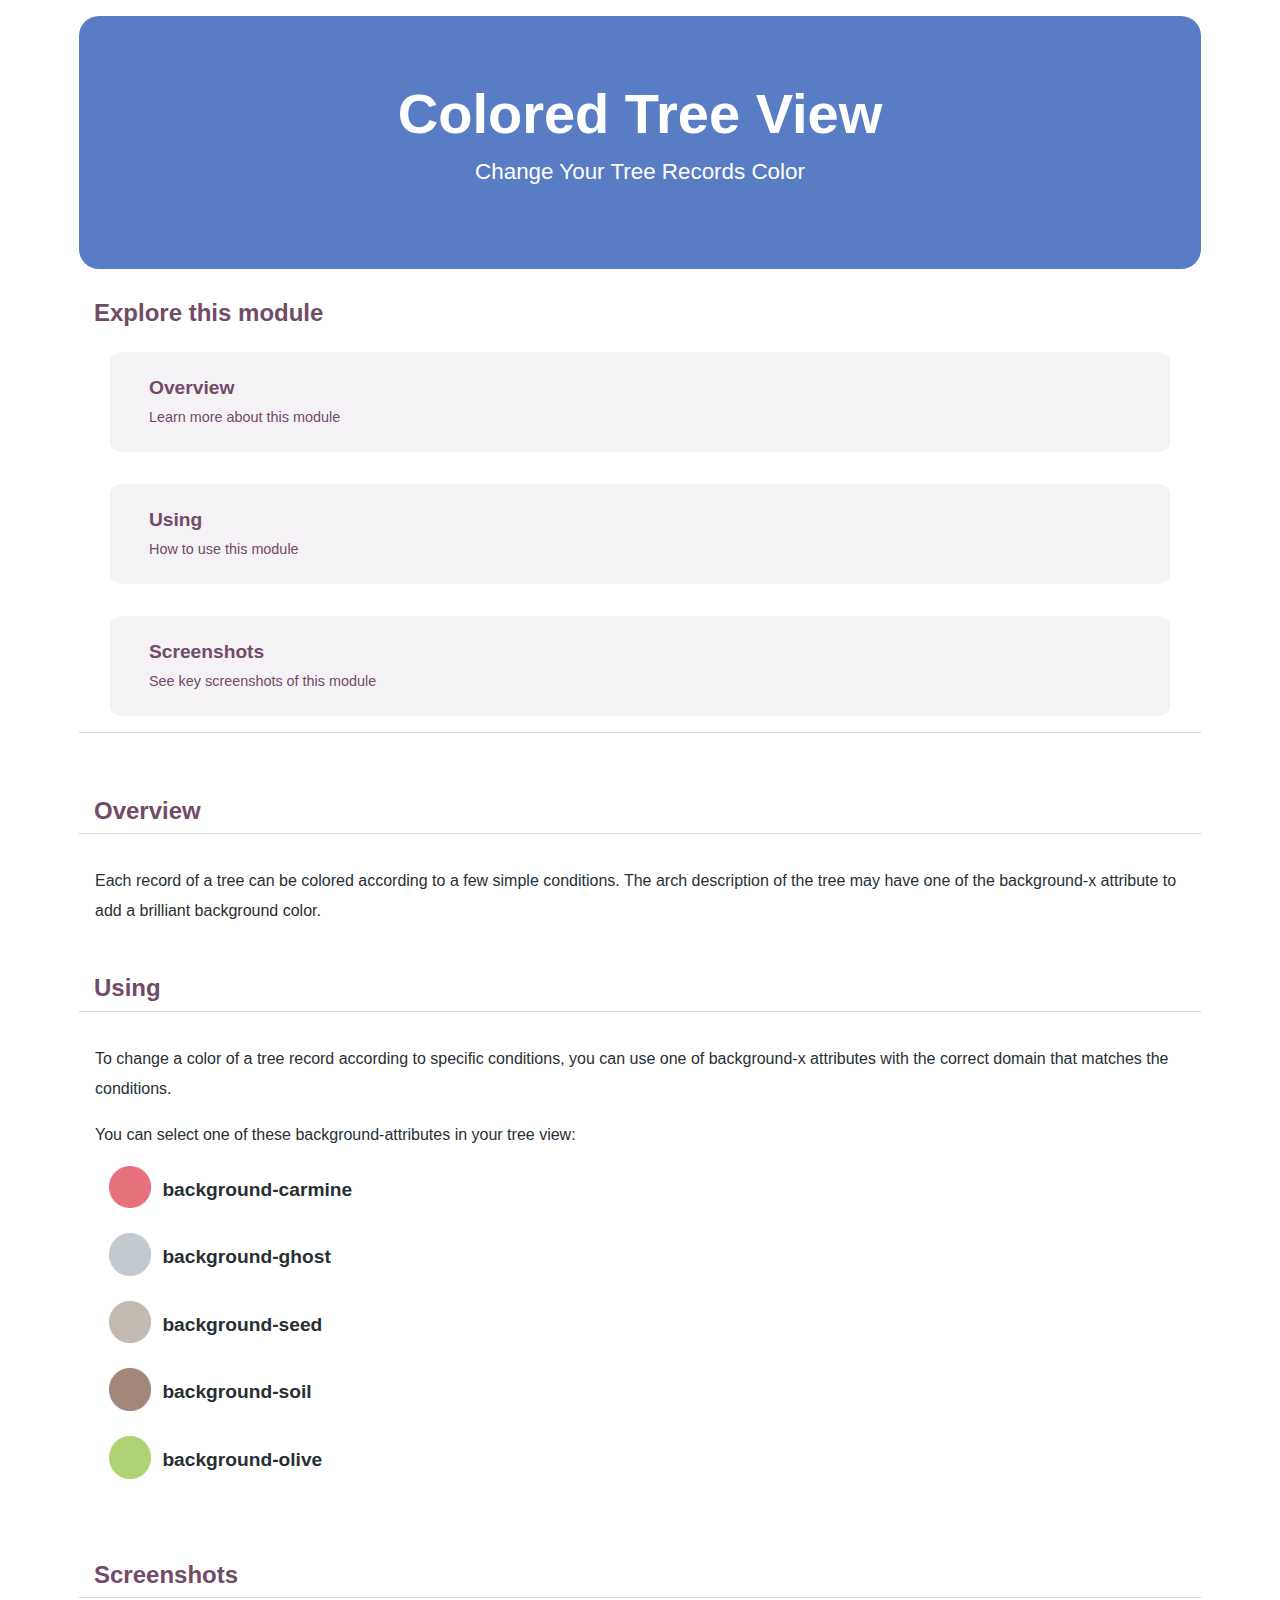
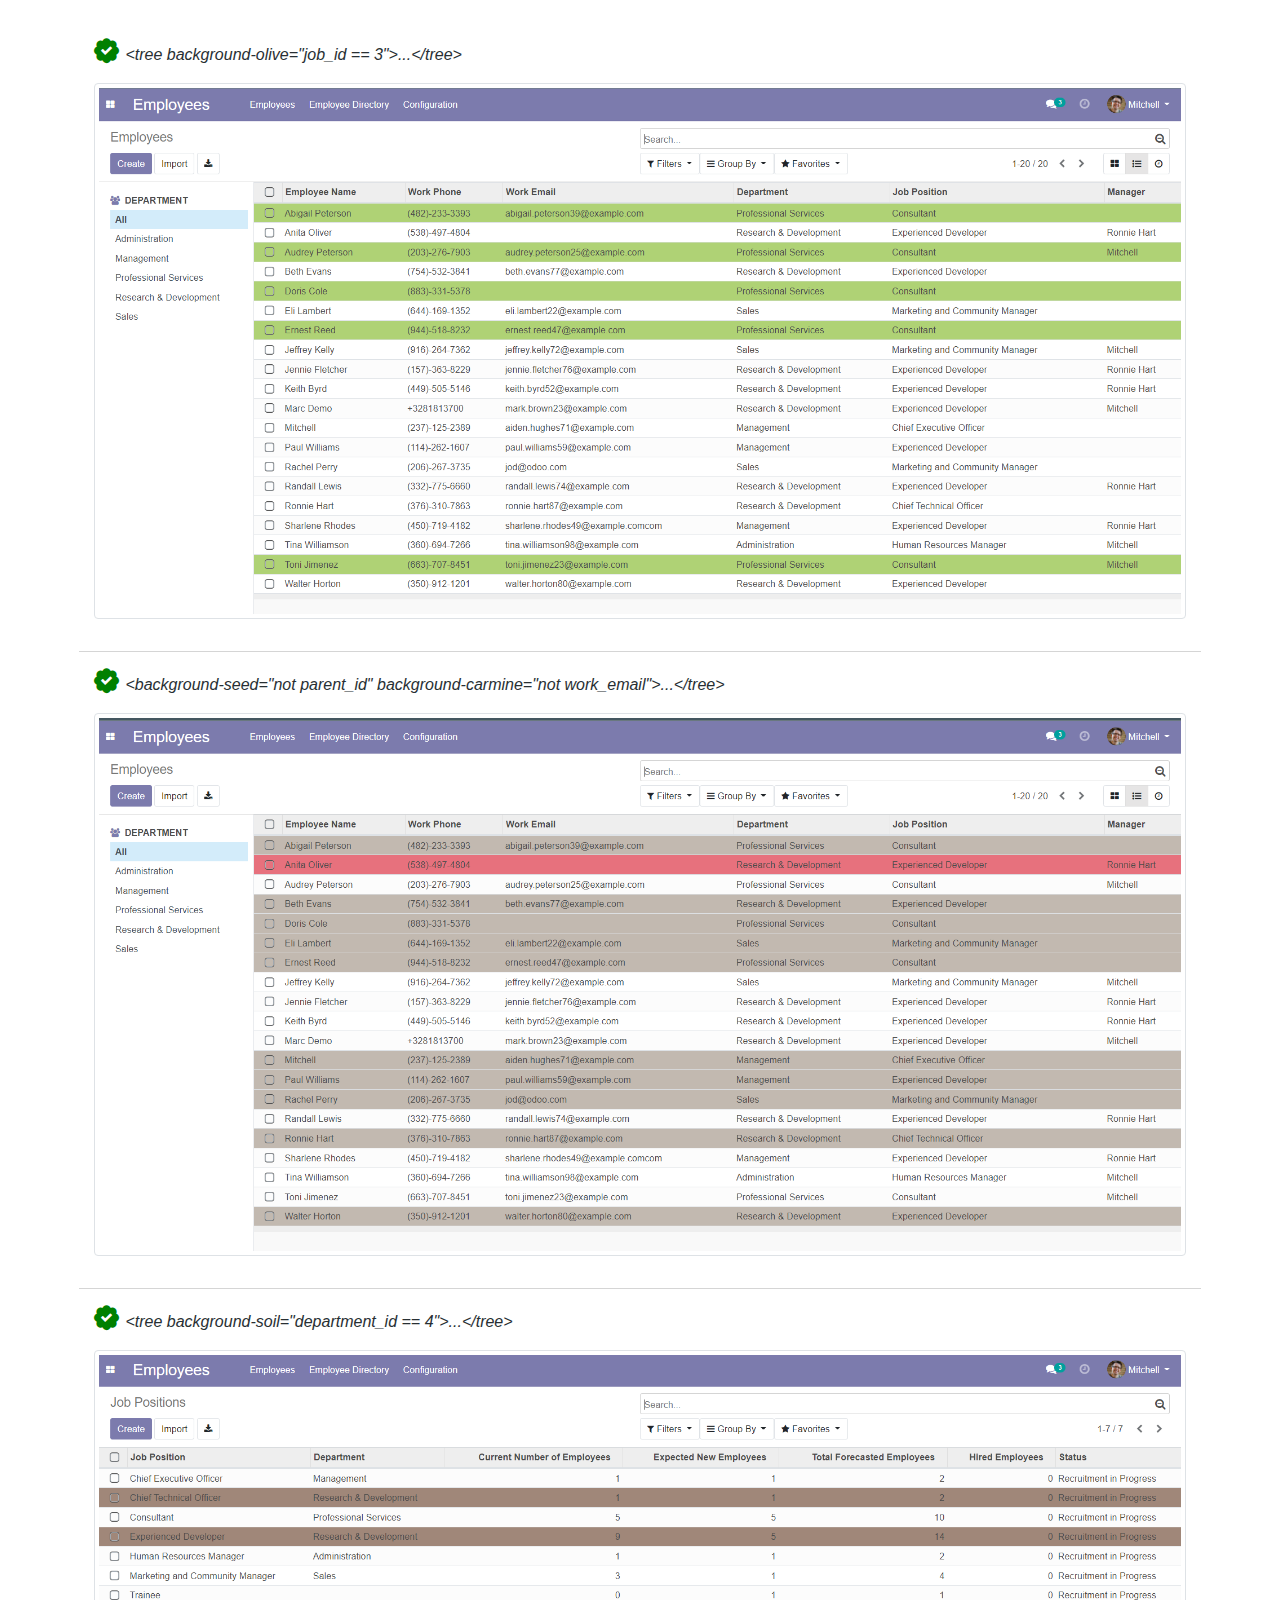
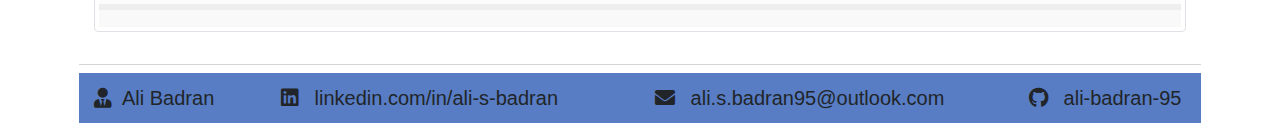
<file: colored_tree_view/static/description/index.html>
<!DOCTYPE html>
<html lang="en">

<head>
    <meta charset="UTF-8"/>
    <meta name="viewport" content="width=device-width, initial-scale=1.0"/>
    <title>Colored Tree View</title>
    <link rel="stylesheet" href="./assets/fontAwesome/css/all.css" type="text/css"/>
    <link rel="stylesheet" href="./assets/css/bootstrap.css" type="text/css"/>
</head>

<body>
<div class="container" style="padding: 1rem 1.5rem 0rem;">
    <div class="row">
        <div class="col-sm-12 col-md-12 col-lg-12" style="padding: 4rem 1rem; background-color: #587dc4;
                                                                  border-radius: 20px; margin-bottom: 30px;">
            <h1 style="font-family: 'Montserrat', sans-serif; font-weight: 600; color: #FFFFFF;  font-size: 3.5rem; text-align: center;">
                Colored Tree View</h1>
            <p style="font-family: 'Montserrat', sans-serif;font-weight: 300;color: #FFFFFF; font-size: 1.4rem;
                              text-align: center;">
                Change Your Tree Records Color
            </p>
        </div>

        <div class="col-sm-12 col-md-12 col-lg-12" style="border-bottom: 1px solid #d5d5d5; margin-bottom: 2rem ">
            <h2 style="font-family: 'Montserrat', sans-serif; font-weight: 600; color: #714B67; font-size: 1.5rem;">
                Explore this module
            </h2>
            <div class="row">
                <div class="col-md-12">
                    <a href="#overview" style="text-decoration: none;">
                        <div class="row"
                             style="background-color: #f5f2f5; border-radius: 10px; margin: 1rem; padding: 1.5em; height: 100px;">
                            <div class="col-8">
                                <h3 style="font-family: 'Montserrat', sans-serif; font-weight: 600; color: #714B67; font-size: 1.2rem;">
                                    Overview</h3>
                                <p style="font-family: 'Roboto', sans-serif; font-weight: 400; color: #714B67; font-size: 0.9rem;">
                                    Learn more about this module</p>
                            </div>
                        </div>
                    </a>
                </div>
                <div class="col-md-12">
                    <a href="#using" style="text-decoration: none;">
                        <div class="row"
                             style="background-color: #f5f2f5; border-radius: 10px; margin: 1rem; padding: 1.5em; height: 100px;">
                            <div class="col-8">
                                <h3 style="font-family: 'Montserrat', sans-serif; font-weight: 600; color: #714B67; font-size: 1.2rem;">
                                    Using</h3>
                                <p style="font-family: 'Roboto', sans-serif; font-weight: 400; color: #714B67; font-size: 0.9rem;">
                                    How to use this module</p>
                            </div>
                        </div>
                    </a>
                </div>
                <div class="col-md-12">
                    <a href="#screenshots" style="text-decoration: none;">
                        <div class="row"
                             style="background-color: #f5f2f5; border-radius: 10px; margin: 1rem; padding: 1.5em; height: 100px;">
                            <div class="col-8">
                                <h3 style="font-family: 'Montserrat', sans-serif; font-weight: 600; color: #714B67; font-size: 1.2rem;">
                                    Screenshots</h3>
                                <p style="font-family: 'Roboto', sans-serif; font-weight: 400; color: #714B67; font-size: 0.9rem;">
                                    See key screenshots of this module</p>
                            </div>
                        </div>
                    </a>
                </div>
            </div>
        </div>

        <div id="overview" class="col-md-12" style="border-bottom: 1px solid #d5d5d5; margin: 2rem 0 ">
            <h2 style="font-family: 'Montserrat', sans-serif; font-weight: 600; color: #714B67; font-size: 1.5rem;">
                Overview
            </h2>
        </div>
        <div class="col-mg-12 pl-3">
            <p style="font-family: 'Roboto', sans-serif; font-weight: 400; color: #282F33; font-size: 1rem; line-height: 30px;">
                Each record of a tree can be colored according to a few simple conditions.
                The arch description of the tree may have one of the background-x attribute to add a brilliant
                background color.
            </p>
        </div>

        <div id="using" class="col-md-12" style="border-bottom: 1px solid #d5d5d5; margin: 2rem 0 ">
            <h2 style="font-family: 'Montserrat', sans-serif; font-weight: 600; color: #714B67; font-size: 1.5rem;">
                Using
            </h2>
        </div>
        <div class="col-mg-12 pl-3">
            <p style="font-family: 'Roboto', sans-serif; font-weight: 400; color: #282F33; font-size: 1rem; line-height: 30px;">
                To change a color of a tree record according to specific conditions, you can use one of background-x
                attributes with the correct domain that matches the conditions.
            </p>
            <p style="font-family: 'Roboto', sans-serif; font-weight: 400; color: #282F33; font-size: 1rem; line-height: 30px;">
                You can select one of these background-attributes in your tree view:
            </p>
        </div>
        <div class="col-md-12">
            <div class="col-12" style="margin-bottom: 25px;">
                <img src="assets\images\background_carmine_img.png" style="width: 4%;">

                <span style="font-family: 'Roboto', sans-serif; font-weight: 600; color: #282F33; font-size: 1.2rem;
                                     position: absolute; margin-top: 10px; margin-left: 1%;">
                            background-carmine</span>
            </div>

            <div class="col-12" style="margin-bottom: 25px;">
                <img src="assets\images\background_ghost_img.png" style="width: 4%;">

                <span style="font-family: 'Roboto', sans-serif; font-weight: 600; color: #282F33; font-size: 1.2rem;
                                     position: absolute; margin-top: 10px; margin-left: 1%;">
                            background-ghost</span>
            </div>

            <div class="col-12" style="margin-bottom: 25px;">
                <img src="assets\images\background_seed_img.png" style="width: 4%;">

                <span style="font-family: 'Roboto', sans-serif; font-weight: 600; color: #282F33; font-size: 1.2rem;
                                     position: absolute; margin-top: 10px; margin-left: 1%;">
                            background-seed</span>
            </div>

            <div class="col-12" style="margin-bottom: 25px;">
                <img src="assets\images\background_soil_img.png" style="width: 4%;">

                <span style="font-family: 'Roboto', sans-serif; font-weight: 600; color: #282F33; font-size: 1.2rem;
                                     position: absolute; margin-top: 10px; margin-left: 1%;">
                            background-soil</span>
            </div>

            <div class="col-12" style="margin-bottom: 50px;">
                <img src="assets\images\background_olive_img.png" style="width: 4%;">

                <span style="font-family: 'Roboto', sans-serif; font-weight: 600; color: #282F33; font-size: 1.2rem;
                                     position: absolute; margin-top: 10px; margin-left: 1%;">
                            background-olive</span>
            </div>
        </div>

        <div id="screenshots" class="col-md-12" style="border-bottom: 1px solid #d5d5d5; margin: 2rem 0 ">
            <h2 style="font-family: 'Montserrat', sans-serif; font-weight: 600; color: #714B67; font-size: 1.5rem;">
                Screenshots
            </h2>
        </div>
        <div class="col-lg-12 my-2" style="border-bottom: 1px solid #d5d5d5; padding-bottom: 2rem;">
            <p style="font-family: 'Roboto', sans-serif; font-weight: 400; color: #282F33; font-size: 1rem; font-style: italic;">
                <i class="fas fa-badge-check" style="color: green; margin-right: 2px; font-size: 25px;"></i> &#60;tree
                background-olive="job_id == 3"&#62;...&#60;&#47;tree&#62;
            </p>
            <img src="assets/images/background_olive_demo.png" class="img-responsive img-thumbnail border" width="100%"
                 height="auto"/>
        </div>
        <div class="col-lg-12 my-2" style="border-bottom: 1px solid #d5d5d5; padding-bottom: 2rem;">
            <p style="font-family: 'Roboto', sans-serif; font-weight: 400; color: #282F33; font-size: 1rem; font-style: italic;">
                <i class="fas fa-badge-check" style="color: green; margin-right: 2px; font-size: 25px;"></i> &#60;background-seed="not
                parent_id" background-carmine="not work_email"&#62;...&#60;&#47;tree&#62;
            </p>
            <img src="assets/images/background_carmine_seed_demo.png" class="img-responsive img-thumbnail border"
                 width="100%"
                 height="auto"/>
        </div>
        <div class="col-lg-12 my-2" style="border-bottom: 1px solid #d5d5d5; padding-bottom: 2rem;">
            <p style="font-family: 'Roboto', sans-serif; font-weight: 400; color: #282F33; font-size: 1rem; font-style: italic;">
                <i class="fas fa-badge-check" style="color: green; margin-right: 2px; font-size: 25px;"></i> &#60;tree
                background-soil="department_id == 4"&#62;...&#60;&#47;tree&#62;
            </p>
            <img src="assets/images/background_soil_demo.png" class="img-responsive img-thumbnail border" width="100%"
                 height="auto"/>
        </div>
    </div>

    <div class="row" style="font-size: 20px; background-color: #587dc4; padding: 10px 0px;">
        <div class="col-sm-2 col-md-2 col-lg-2">
            <span style="font-weight: 500;">
                <i class="fas fa-user-tie" style="margin-right: 10px;"></i>Ali Badran
            </span>
        </div>

        <div class="col-sm-4 col-md-4 col-lg-4">
            <span>
                <i class="fab fa-linkedin" style="margin-right: 10px;"></i>
                <a style="color: inherit;" href="https://www.linkedin.com/in/ali-s-badran/">linkedin.com/in/ali-s-badran</a>
            </span>
        </div>

        <div class="col-sm-4 col-md-4 col-lg-4">
            <span>
                <i class="fas fa-envelope" style="margin-right: 10px;"></i>
                <a style="color: inherit;" href="mailto:ali.s.badran95@outlook.com">ali.s.badran95@outlook.com</a>
            </span>
        </div>

        <div class="col-sm-2 col-md-2 col-lg-2">
            <span>
                <i class="fab fa-github" style="margin-right: 10px;"></i>
                <a style="color: inherit;" href="https://github.com/ali-badran-95">ali-badran-95</a>
            </span>
        </div>
    </div>
</div>
</body>
</html>
</file>
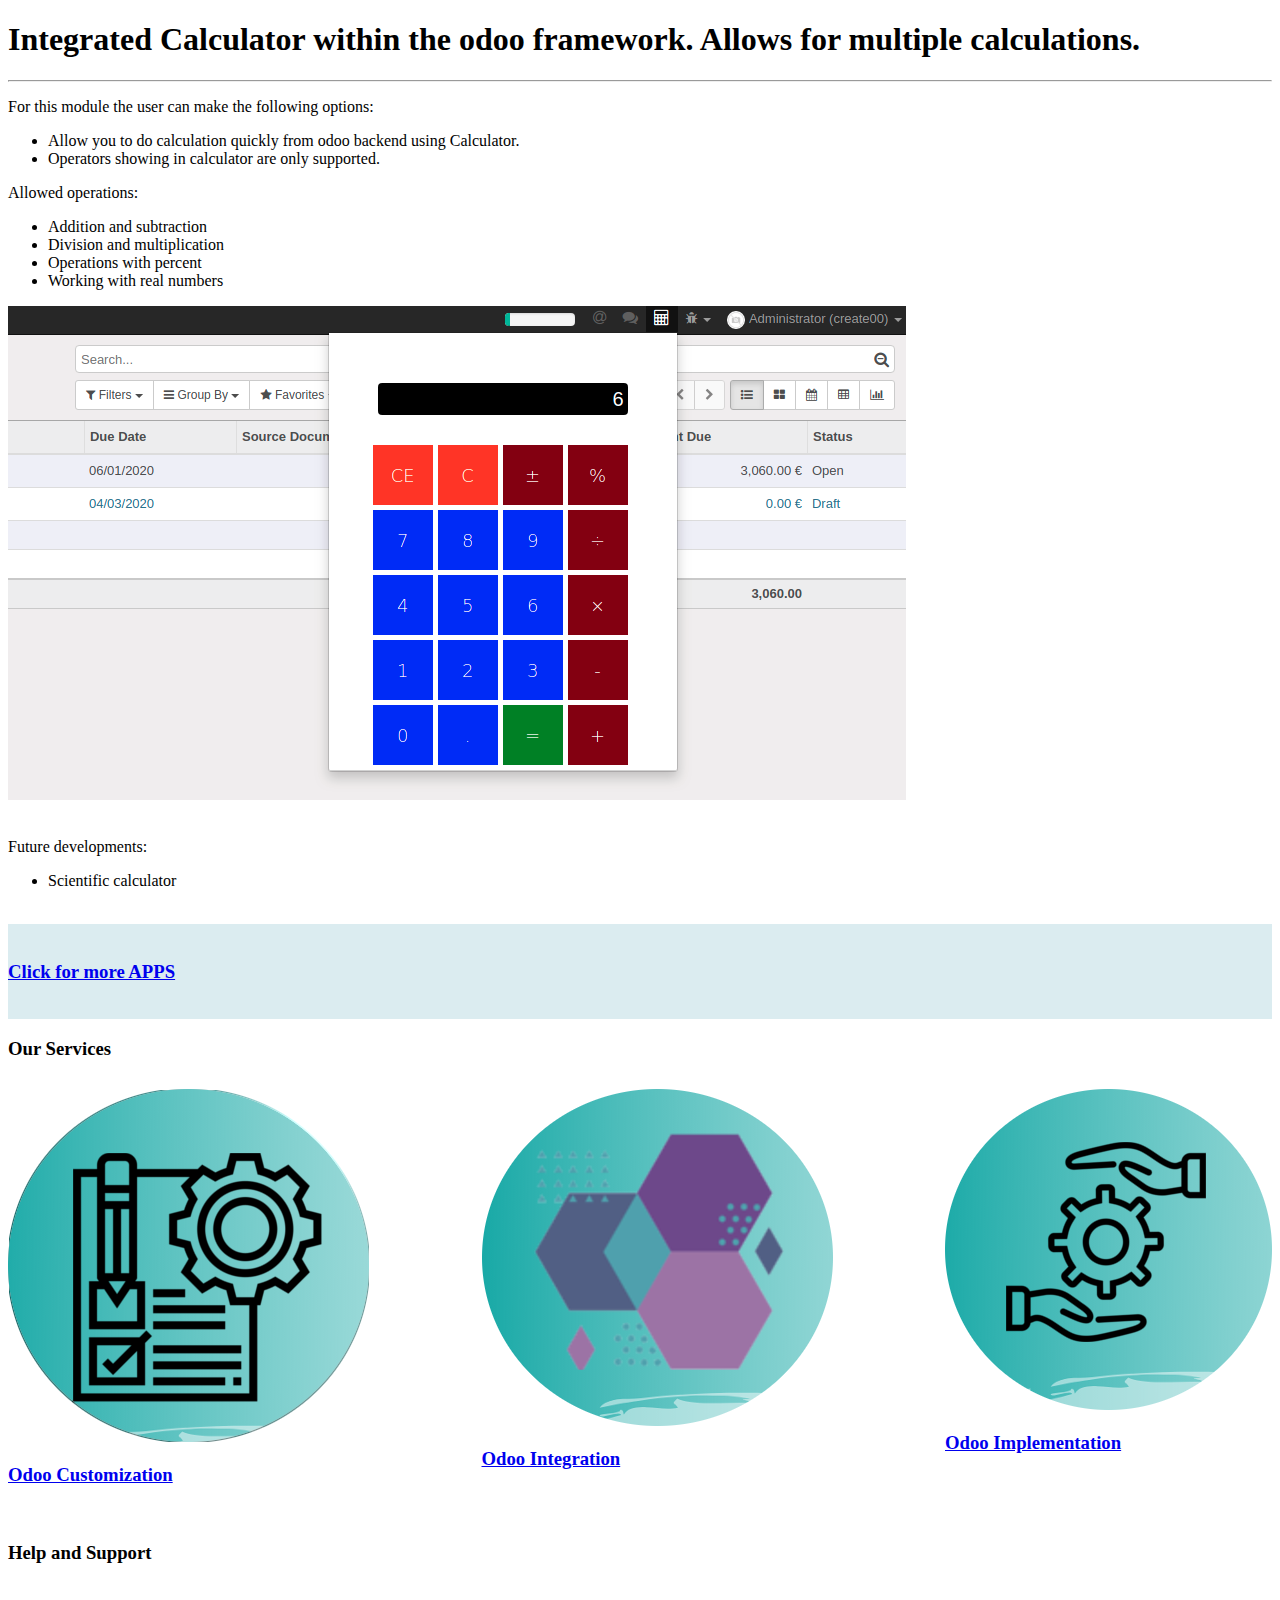
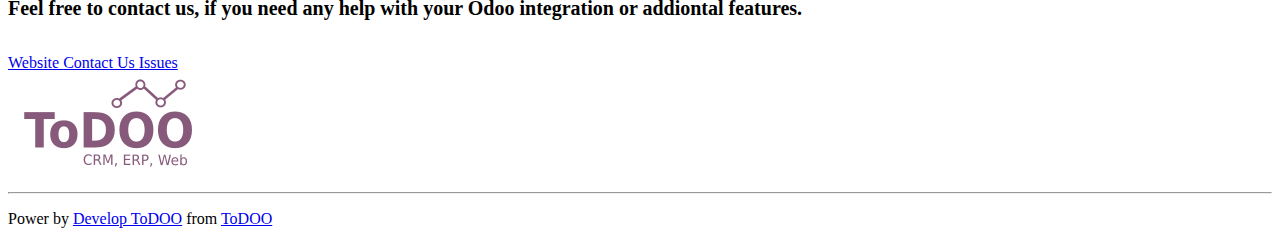
<file: todoo_calculator/static/description/index.html>
<!DOCTYPE html>
<html lang="en">
<head>
    <meta charset="UTF-8">
</head>
<body>
<h1 class="text-center">Integrated Calculator within the odoo framework. Allows for multiple calculations.</h1>
<hr>
<div>
    <p class="lead">For this module the user can make the following options:</p>
    <ul>
        <li>Allow you to do calculation quickly from odoo backend using Calculator.</li>
        <li>Operators showing in calculator are only supported.</li>
    </ul>
</div>
<div>
    <p class="lead">Allowed operations:</p>
    <ul>
        <li>Addition and subtraction</li>
        <li>Division and multiplication</li>
        <li>Operations with percent</li>
        <li>Working with real numbers</li>
    </ul>
    <img class="img-responsive left-block" src="screenshot_calculate.png">
</div>
<br/>
<div>
    <p class="lead">Future developments:</p>
    <ul>
        <li>Scientific calculator</li>
    </ul>
</div>
<br/>
<div style="background-color:#dbecf0">
    <a href="https://apps.odoo.com/apps/modules/browse?author=ToDOO%20(www.todooweb.com)" target="_blank" style="padding-top: 10px;padding-right: 30px;padding-bottom: 10px;padding-left: 30px;"><h3 class="oe_slogan">Click for more APPS</h3></a>
</div>
<div>
    <h3 class="oe_slogan">Our Services</h3>
</div>
<div style=" display: flex; padding-top: 10px; justify-content: space-between;" class="oe_slogan">
    <div style="flex-basis: 15%;">
        <a href="https://todooweb.com" target="_blank"><div><img class="img-responsive left-block" src="odoo-customization.png"></div>
        <h3 class="oe_slogan">Odoo Customization</h3></a>
    </div>
    <div style="flex-basis: 15%;">
        <a href="https://todooweb.com" target="_blank"><div><img class="img-responsive left-block" src="odoo-integration.png"></div>
        <h3 class="oe_slogan">Odoo Integration</h3></a>
    </div>
    <div style="flex-basis: 15%;">
        <a href="https://todooweb.com" target="_blank"><div><img class="img-responsive left-block" src="odoo-implementation.png"></div>
        <h3 class="oe_slogan">Odoo Implementation</h3></a>
    </div>
</div>
<br/>
<div>
	<h3 class="oe_slogan">Help and Support</h3>
	<h5 class="oe_slogan" style="font-size: 20px;">Feel free to contact us, if you need any help with your Odoo integration or addiontal features.</h5>
	<div class="oe_slogan">
		<a class="btn btn-primary btn-lg mt8" href="https://todooweb.com/" target="_blank">
            <i class="fa fa-globe"></i> Website
		</a>
        <a class="btn btn-primary btn-lg mt8" href="mailto:devtodoo@gmail.com">
            <i class="fa fa-envelope"></i> Contact Us
		</a>
        <a class="btn btn-primary btn-lg mt8" href="https://github.com/todooweb" target="_blank">
            <i class="fa fa-github"></i> Issues
        </a>
	</div>
	<img src="logo_todoo.png" style="width: 200px; margin-bottom: 20px; display: block;" class="mx-auto center-block">
</div>
</body>
<footer>
    <hr>
    <p class="text-center">
        Power by <a href="https://todooweb.com/" title="Develop ToDOO">Develop ToDOO</a> from <a href="https://todooweb.com/" title="ToDOO">ToDOO</a>
    </p>
</footer>
</html>
</file>
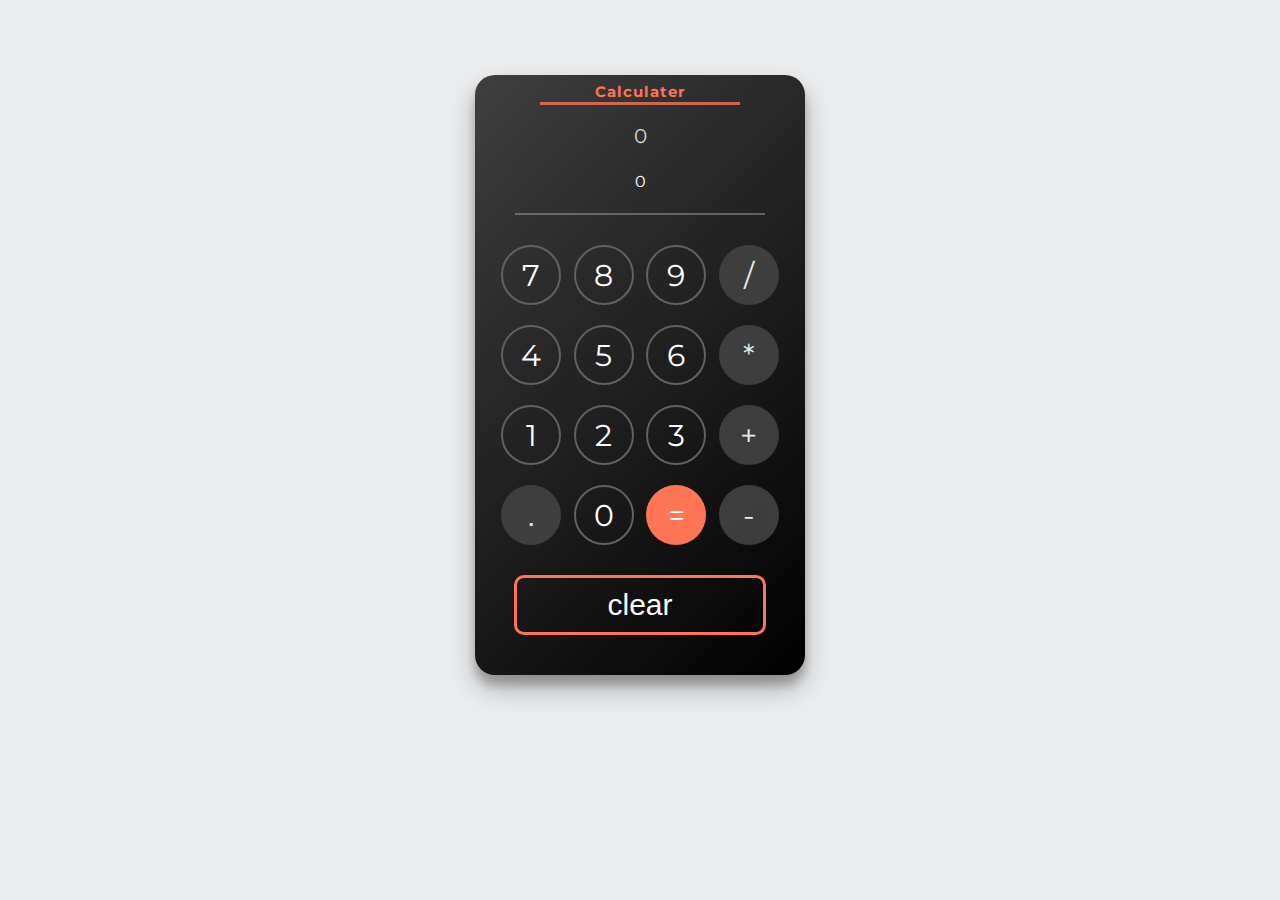
<file: todoo_calculator/static/description/calculater.html>
<!DOCTYPE html>
<html>
<head>
<meta name="viewport" content="width=device-width, initial-scale=1">
<style>
 @import url('https://fonts.googleapis.com/css?family=Montserrat:400,600,700,900');
body {
  width : 100%;
  height : 750px;
  display: flex;
  flex-direction : column;
  justify-content: center;
  align-items: center;
  font-family: 'Montserrat', sans-serif;
  background-color: #ebedef;
  padding: 0;
  margin: 0;
}

.calc {
  display: flex;
  flex-direction : column;
  width: 330px;
  height: 600px;
  margin : 10px;
  background-color: #000000;
  background-image: linear-gradient(315deg, #000000 0%, #414141 104%);
  border-radius: 20px;
  box-shadow : 0 14px 28px rgba(0, 0, 0, 0.25), 0 10px 10px rgba(0, 0, 0, 0.22);
}

.calc-title {
  display: flex;
  flex-direction: column;
  justify-content: center;
  height: 40px;
  align-items: center;
}

.calc-title-span {
  color: #fb7454;
  font-size: 15px;
  letter-spacing: 1px;
  font-weight: 700;
  line-height: 20px;
}

.calc-title-hr {
  width: 200px;
  height: 3px;
  background-color: #fb7454;
  opacity: 0.8;
}

.calc-display {
  display: flex;
  flex-direction: column;
  justify-content: space-around;
  align-items: center;
  width: 100%;
  height: 100px;
  color: #fff; 
}


.secondary-display{
  font-size:20px;
  opacity : 0.8;
  overflow-x : hidden;
}
/* ScrollBar Style*/
.secondary-display::-webkit-scrollbar-track {
    -webkit-box-shadow: inset 0 0 6px rgba(0,0,0,0.3);
    background-color: #F5F5F5;
}
.secondary-display::-webkit-scrollbar {
  height : 4px;
	background-color: #bdbdbd;
  opacity: 0.7;
}
.secondary-display::-webkit-scrollbar-thumb {
    border-radius: 10px;
    background-color: #000000;
	  border: 3px solid #555555;
}

.primary-display::-webkit-scrollbar-track {
    -webkit-box-shadow: inset 0 0 6px rgba(0,0,0,0.3);
    background-color: #F5F5F5;
}
.primary-display::-webkit-scrollbar {
  height : 4px;
	background-color: #bdbdbd;
  opacity: 0.7;
}
.primary-display::-webkit-scrollbar-thumb {
    border-radius: 10px;
    background-color: #000000;
	  border: 3px solid #555555;
}

.calc-display-hr {
  width: 250px;
  height: 2px;
  margin-top: 10px;
  align-self: center;
  background-color: #bdbdbd;
  opacity: 0.4;
}

.calc-btn {
  display: flex;
  align-items: center;
  justify-content: space-around;
  flex-wrap: wrap;
  margin: 20px;
}

.calc-btn-primary {
  cursor: pointer;
  font-family: 'Montserrat', sans-serif;
  margin: 10px 5px;
  outline: none;
  border: none;
  background-color: transparent;
  color: #fff;
  font-size: 30px;
  width: 60px;
  height: 60px;
  border: 2px solid #616161;
  border-radius: 100%;
}

.btn-bg{
  background-color:#424242 !important;
  opacity : 0.9;
  border : none !important;
}
.btn-bg-equal{
  background-color:#ff7555 !important;
  border : none !important;
}
.calc-btn-primary:focus {
  outline:none
}
.calc-btn-primary:active {
  transform: scale(0.9);
}

.calc-btn-clear {
  margin: 20px 5px;
  outline: none;
  border: none;
  background-color: transparent;
  color: #fff;
  font-size: 30px;
  padding: 10px 90px;
  border: 3px solid #ff7555;
  border-radius: 10px;
}
.calc-btn-clear:active {
  transform: scale(0.9);
}

</style>
</head>
<body>
  
<div class="calc">
  <div class="calc-title">
    <span class="calc-title-span">
      Calculater
    </span>
    <div class="calc-title-hr"></div>
  </div>
  <div class="calc-display">
    <div class="calc-display-span secondary-display" id="secondary-display">
    </div>
    <div class="calc-display-span primary-display" id="display">
    </div>
  </div>
  <div class="calc-display-hr"></div>
  <div class="calc-btn" id="btn">
    <button class="calc-btn-primary" id="seven">7</button>
    <button class="calc-btn-primary" id="eight">8</button>
    <button class="calc-btn-primary" id="nine">9</button>
    <button class="calc-btn-primary btn-bg" id="divide">/</button>
    <button class="calc-btn-primary" id="four">4</button>
    <button class="calc-btn-primary" id="five">5</button>
    <button class="calc-btn-primary" id="six">6</button>
    <button class="calc-btn-primary btn-bg" id="multiply">*</button>
    <button class="calc-btn-primary" id="one">1</button>
    <button class="calc-btn-primary" id="two">2</button>
    <button class="calc-btn-primary" id="three">3</button>
    <button class="calc-btn-primary btn-bg" id="add">+</button>
    <button class="calc-btn-primary btn-bg" id="decimal">.</button>
    <button class="calc-btn-primary" id="zero">0</button>
    <button class="calc-btn-primary btn-bg-equal" id="equals">=</button>
    <button class="calc-btn-primary btn-bg" id="subtract">-</button>
    <button class="calc-btn-clear" id="clear">clear</button>
  </div>
</div>


<script>
 console.clear();
const btns = document.getElementById("btn");
const primaryDisplay = document.getElementById("display");
const secondaryDisplay = document.getElementById("secondary-display");
let currentString = '';
let resultString = '';
let evalResult;
let lastOperator = false;
const primaryRender = (value) => {
  primaryDisplay.innerText = value;
}

const secondaryRender = (value) => {
  secondaryDisplay.innerText = value;
}
secondaryRender('0');
primaryRender('0');

const evaluate = (e) => {
  let width = secondaryDisplay.scrollWidth;
  if(width > 310){
    secondaryDisplay.style.overflowX = 'scroll';
    secondaryDisplay.scrollLeft = width;
  }
  else{
    secondaryDisplay.style.overflowX = 'hidden';
  }
  
  let value = e.target.innerText;
  if (value >= '0' && value <= '9') {
    let len = currentString.length;
    let lastOp = isOp(currentString[len - 1]);
    if (lastOperator) {
      currentString = currentString.concat(value);
      resultString = "".concat(value);
      secondaryRender(currentString);
      primaryRender(resultString);
      lastOperator = false;
    } else {
      currentString = currentString.concat(value);
      resultString = resultString.concat(value);
      secondaryRender(currentString);
      primaryRender(resultString);
    }

  } else if (isOp(value)) {
    if (currentString.length == 0 && (value == '/' || value == '*'));
    else {
      resultString = "";
      primaryRender(value);
      lastOperator = true;
      let len = currentString.length;
      let lastOp = isOp(currentString[len - 1]);
      if (lastOp) {
        currentString = currentString.substr(0, len - 1) + value;
        console.log(currentString);
        secondaryRender(currentString);
        decimal = false;
      } else {
        currentString = currentString.concat(value);
        secondaryRender(currentString);
      }
    }

  } else if (value == '.') {
    if (resultString.indexOf('.') < 0) {
      if (resultString.length == 0) {
        currentString = currentString.concat('0.');
        resultString = resultString.concat('0.');
        secondaryRender(currentString);
        primaryRender(resultString);
      } else {
        currentString = currentString.concat(value);
        resultString = resultString.concat(value);
        secondaryRender(currentString);
        primaryRender(resultString);
      }
    }
  } else if (value == '=') {
    secondaryDisplay.style.overflowX = 'hidden';
    
    if (currentString.length == 0);
    else {
      let result = eval(currentString);
      resultString = '';
      currentString = '';
      secondaryRender('0');
      primaryRender(result);
    }
  } else if (value == 'clear') {
    currentString = '';
    resultString = '';
    secondaryRender('0');
    primaryRender('0');
  }
    let width1 = primaryDisplay.scrollWidth;
    if(width1 > 310){
      primaryDisplay.style.overflowX = 'scroll';
    }
    else{
      primaryDisplay.style.overflowX = 'hidden';
    }
}


//Adding Event Listener to all buttons
for (let elem of btns.children) {
  elem.addEventListener('click', evaluate);
}

function isOp(value) {
  return (/\+|\-|\*|\//).test(value);
}

</script>

</body>
</html>
</file>
